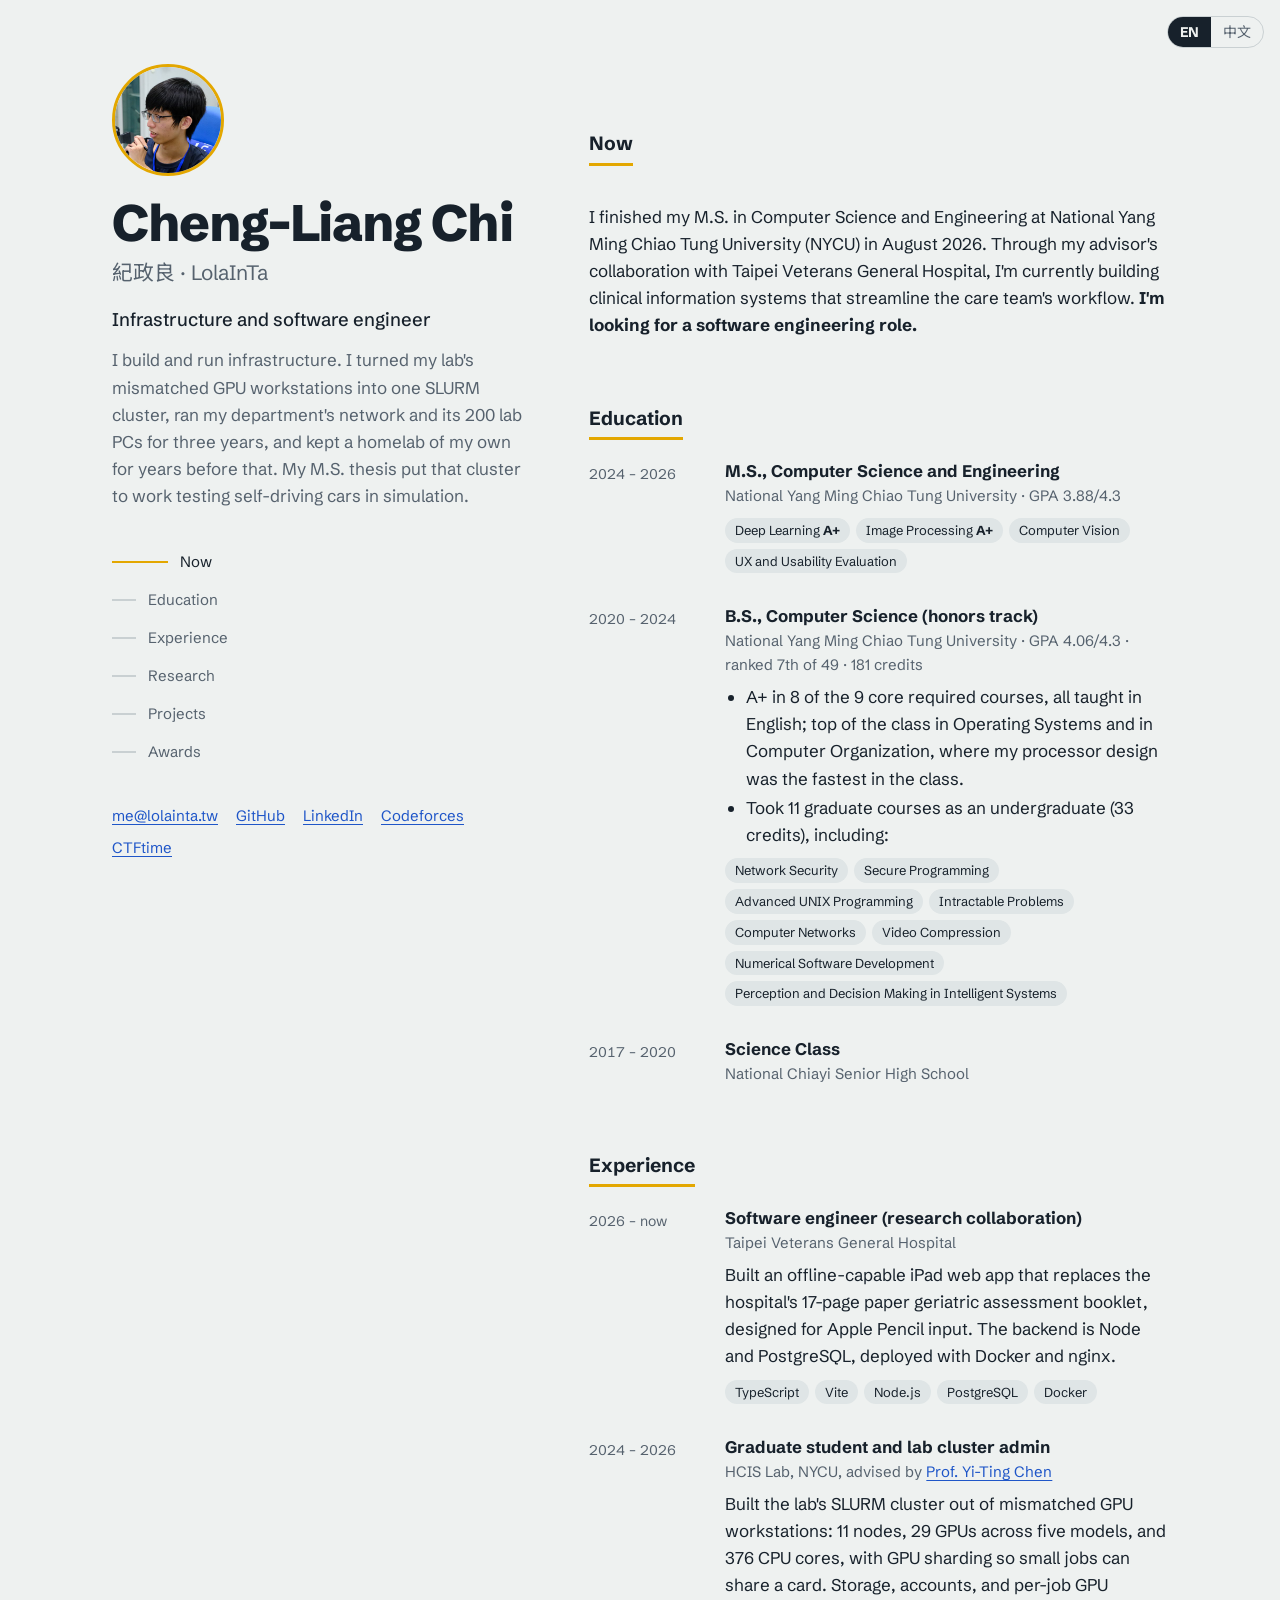
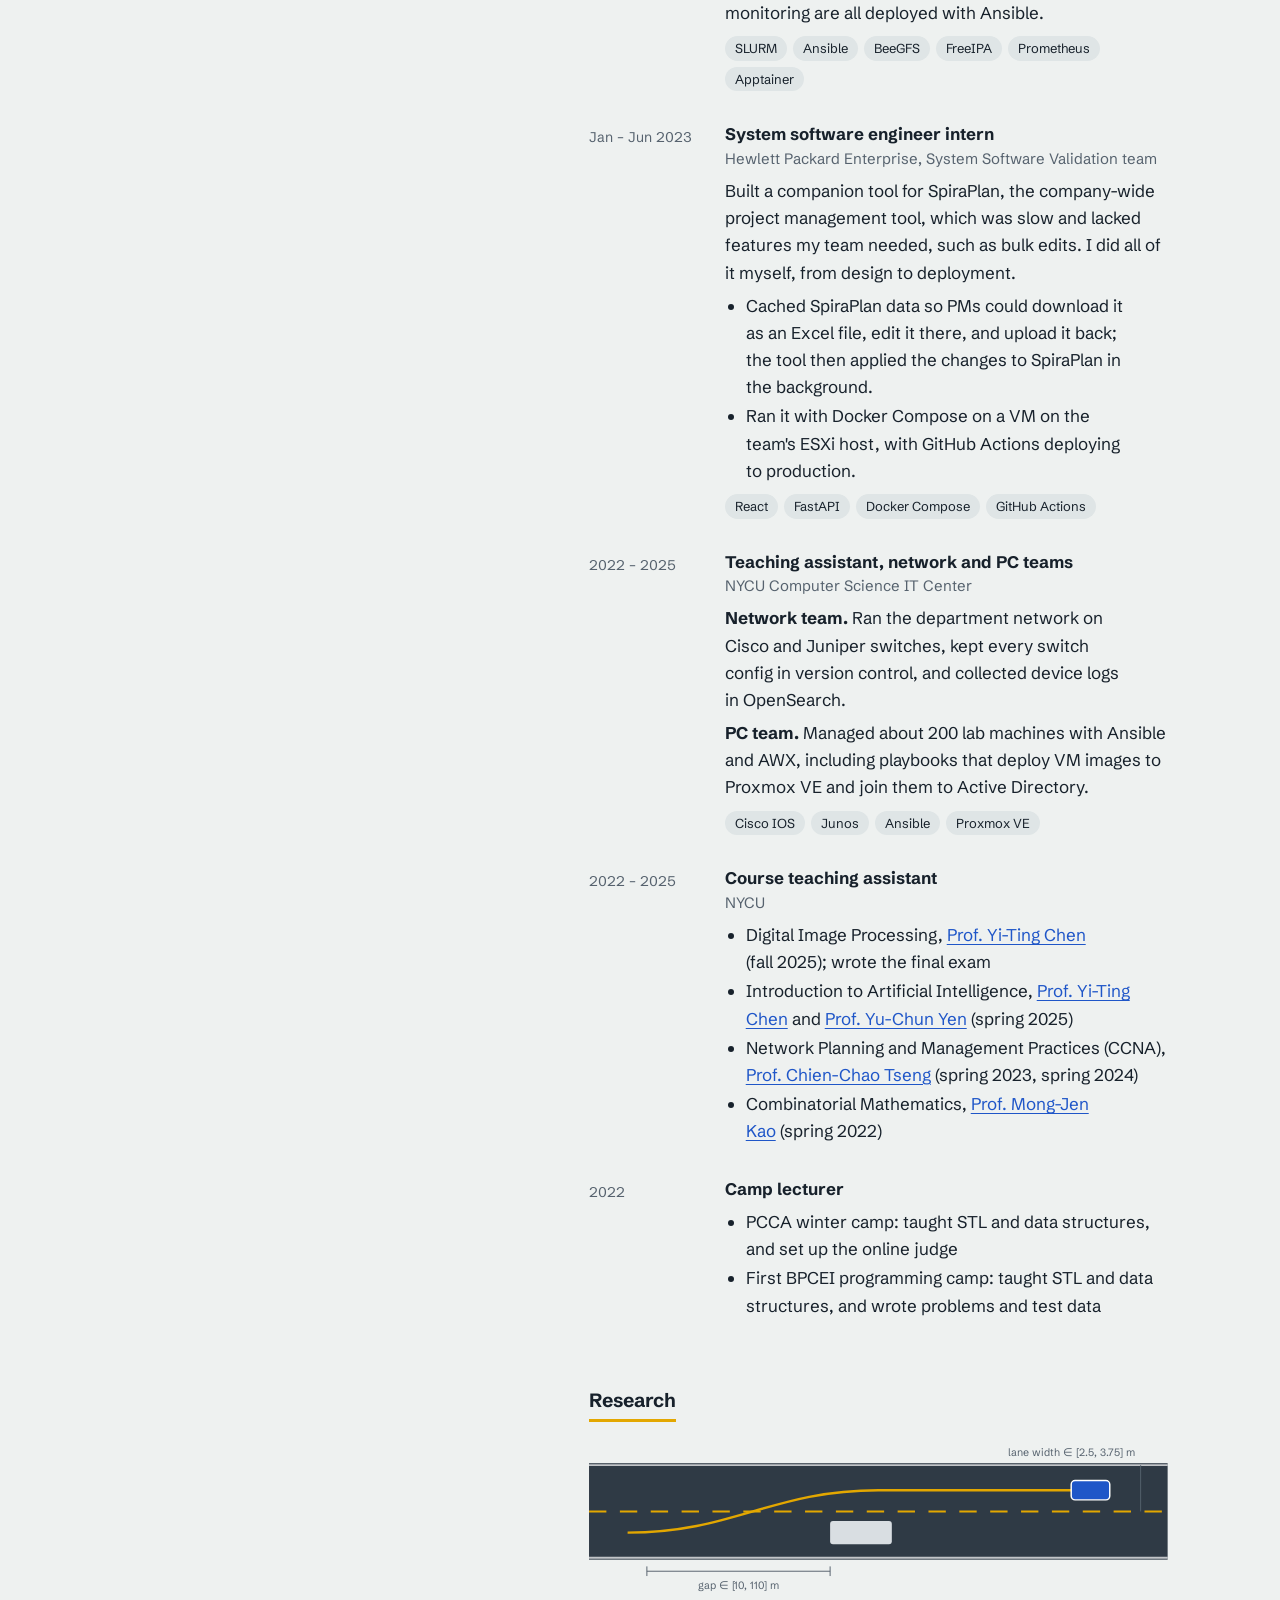
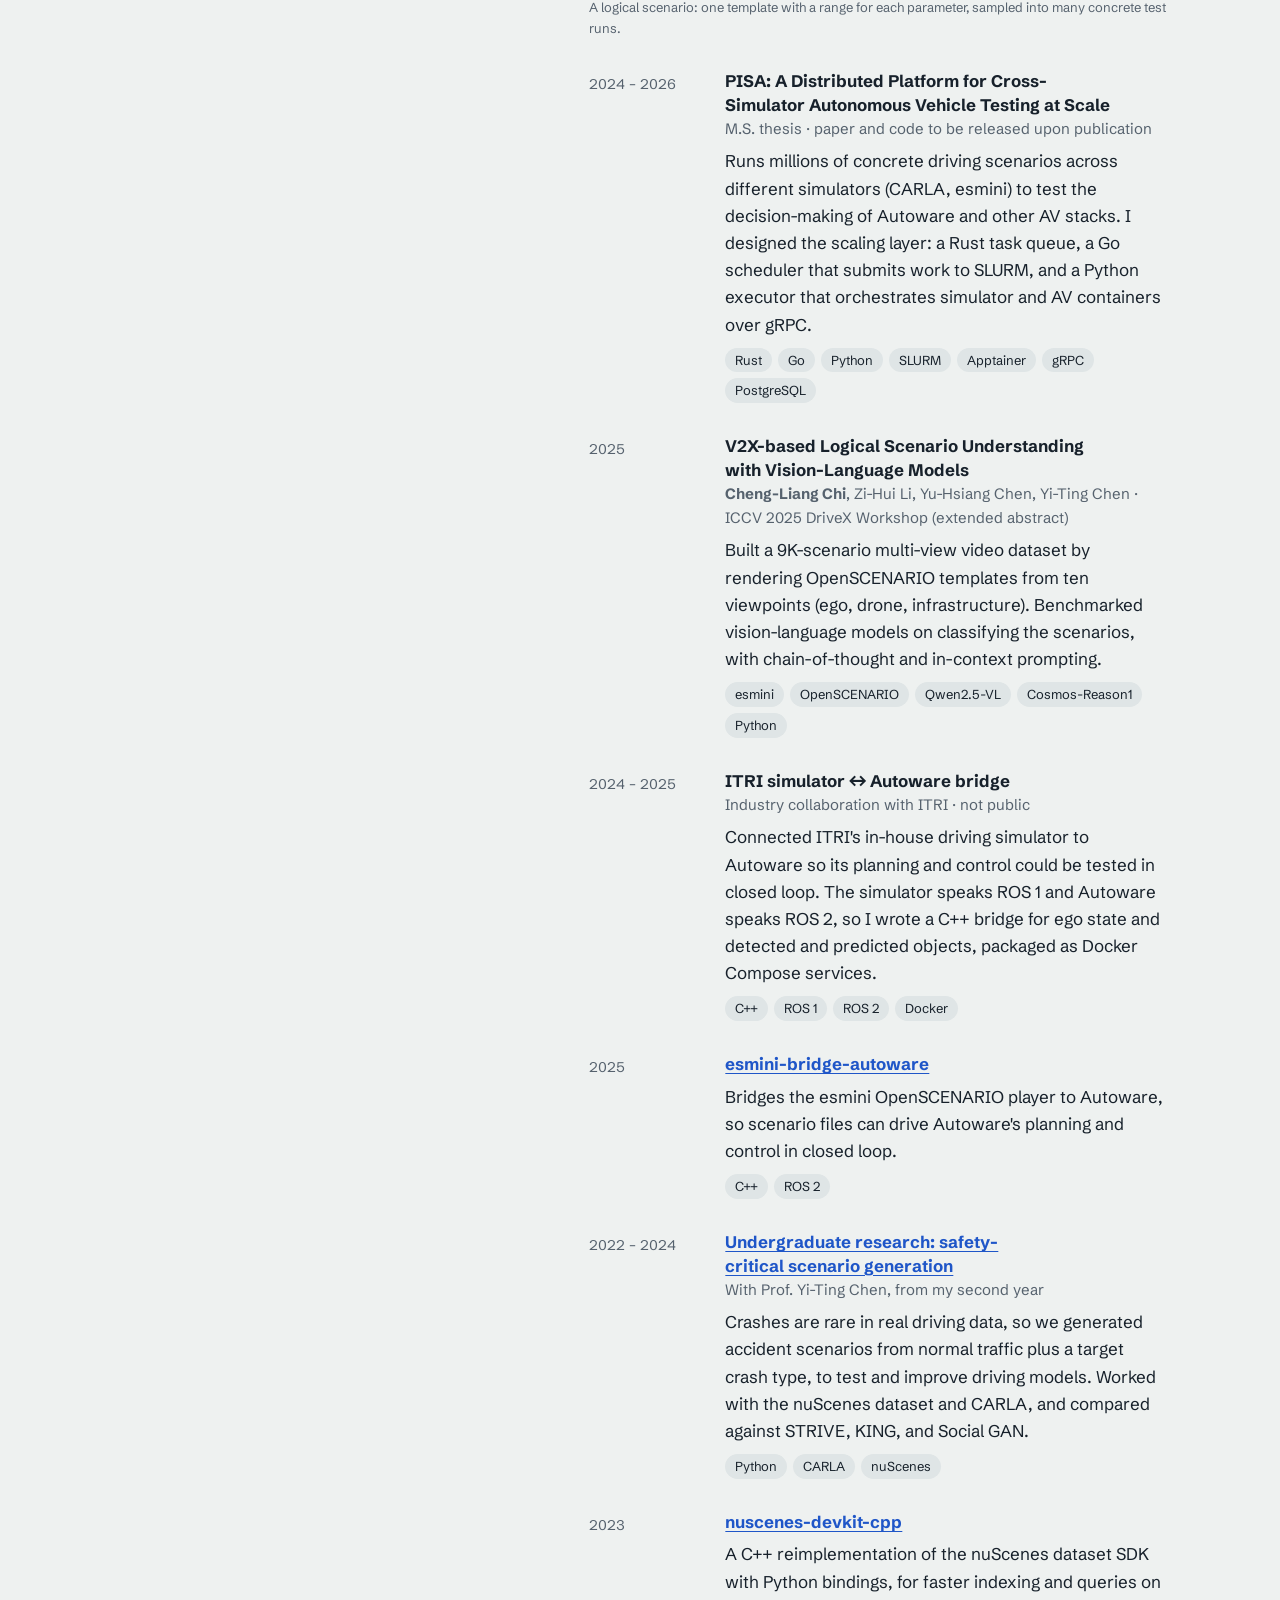
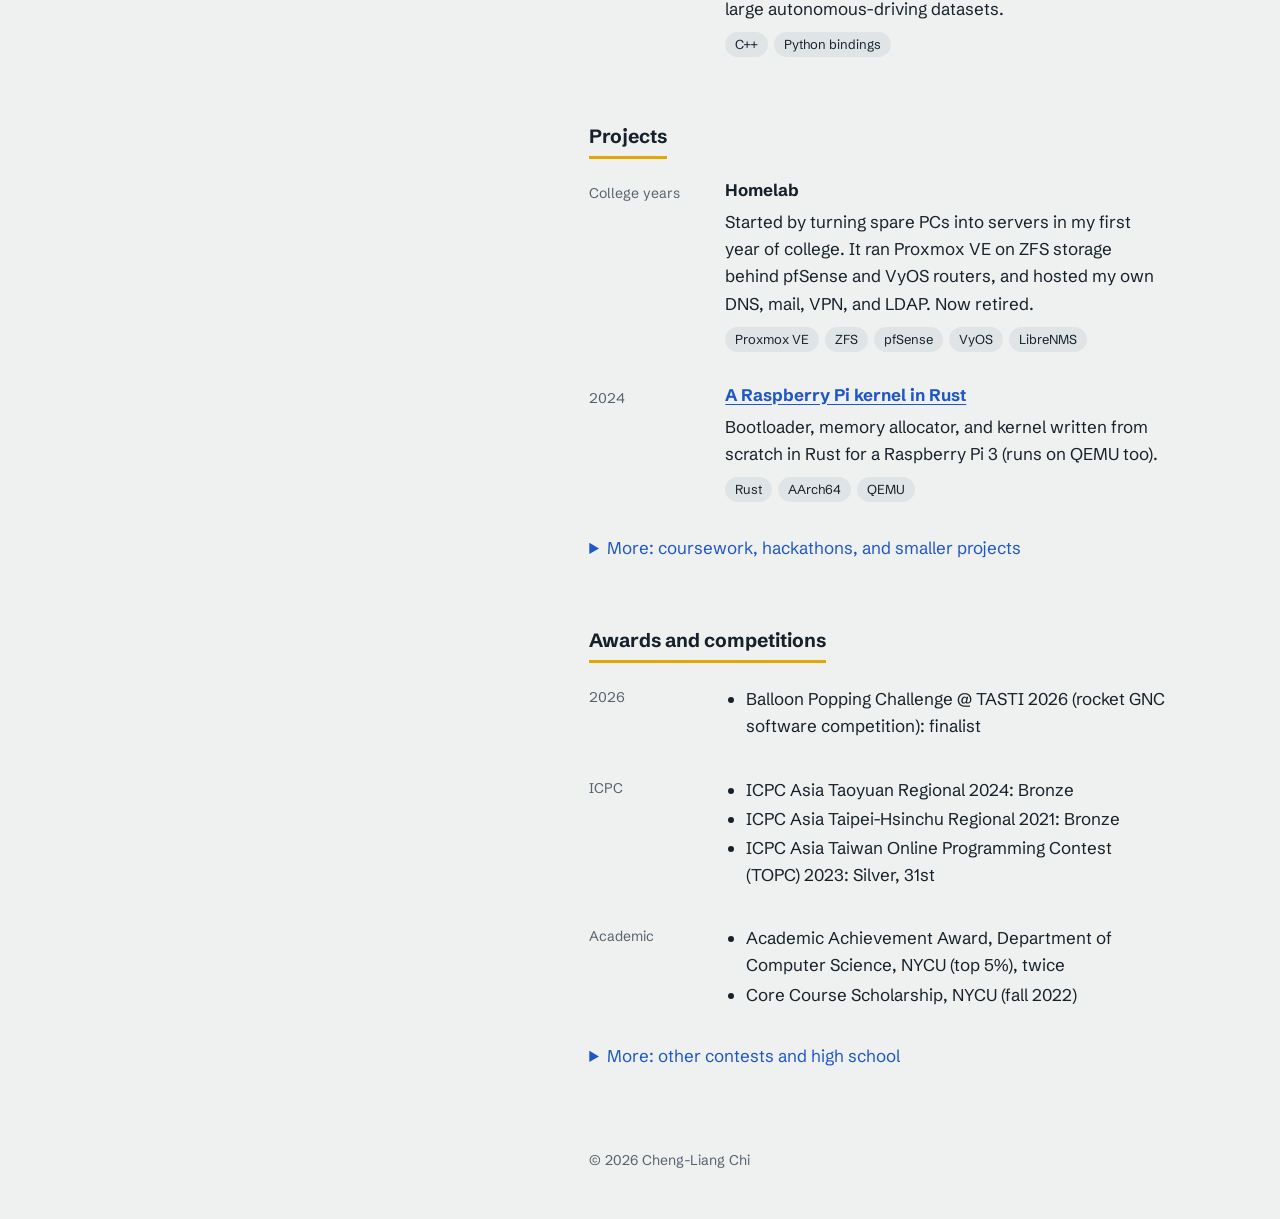
<file: index.html>
<!doctype html>
<html lang="en" data-lang="en">
<head>
<meta charset="utf-8">
<meta name="viewport" content="width=device-width, initial-scale=1">
<title>Cheng-Liang Chi (LolaInTa) 紀政良</title>
<meta name="description" content="Cheng-Liang Chi (LolaInTa, 紀政良): infrastructure and software engineer. SLURM clusters, networks, Linux, and the software on top.">
<link rel="canonical" href="https://lolainta.tw/">
<meta name="google-site-verification" content="j0Bd7fRUh2ErwrBEBJNE5rPxz4FyCEpGOQR4Lu2aU4g">
<meta property="og:title" content="Cheng-Liang Chi (LolaInTa) 紀政良">
<meta property="og:description" content="Infrastructure and software engineer. SLURM clusters, networks, Linux, and the software on top.">
<meta property="og:url" content="https://lolainta.tw/">
<meta property="og:image" content="https://lolainta.tw/avatar.jpg">
<meta property="og:type" content="profile">
<script type="application/ld+json">
{"@context":"https://schema.org","@type":"Person","name":"Cheng-Liang Chi","alternateName":["LolaInTa","lolainta","紀政良"],
 "url":"https://lolainta.tw/","image":"https://lolainta.tw/avatar.jpg","email":"mailto:me@lolainta.tw",
 "jobTitle":"Infrastructure and software engineer",
 "sameAs":["https://github.com/lolainta","https://www.linkedin.com/in/lolainta","https://codeforces.com/profile/lolainta","https://ctftime.org/user/173427"]}
</script>
<link rel="preconnect" href="https://fonts.googleapis.com">
<link rel="preconnect" href="https://fonts.gstatic.com" crossorigin>
<link href="https://fonts.googleapis.com/css2?family=Schibsted+Grotesk:wght@400;500;700;800&family=Noto+Sans+TC:wght@400;500;700&display=swap" rel="stylesheet">
<script>
// ponytail: pick language before first paint; toggle wiring lives at the end of body
// priority: ?lang= in the URL, then the visitor's last choice, then browser language
(() => { let l = new URLSearchParams(location.search).get('lang');
  if (l !== 'zh' && l !== 'en') { l = null; try { l = localStorage.getItem('lang'); } catch {} }
  l = l || (navigator.language.startsWith('zh') ? 'zh' : 'en');
  document.documentElement.dataset.lang = l; document.documentElement.lang = l === 'zh' ? 'zh-Hant' : 'en'; })();
</script>
<style>
:root {
  --bg: #eef1f0;
  --ink: #17212b;
  --muted: #56626e;
  --line: #c9d0d2;
  --pill: #dfe5e6;
  --asphalt: #2f3a45;
  --marking: #e3a700;
  --link: #1f56c8;
  --ego: #1f56c8;
}
@media (prefers-color-scheme: dark) {
  :root:not([data-theme="light"]) {
    --bg: #151b21; --ink: #e6eaec; --muted: #9aa6b0; --line: #2d3740; --pill: #222c35;
    --asphalt: #263039; --marking: #f0b820; --link: #7fa6ff; --ego: #6f97ff;
  }
}
* { box-sizing: border-box; }
html { -webkit-text-size-adjust: 100%; scroll-behavior: smooth; }
@media (prefers-reduced-motion: reduce) { html { scroll-behavior: auto; } }
body {
  margin: 0; background: var(--bg); color: var(--ink);
  font: 17px/1.6 "Schibsted Grotesk", "Noto Sans TC", system-ui, sans-serif;
}
[data-lang="zh"] body { line-height: 1.75; }
[data-lang="en"] [lang="zh-Hant"], [data-lang="zh"] [lang="en"] { display: none; }
a { color: var(--link); text-underline-offset: 3px; }
a:focus-visible, button:focus-visible, summary:focus-visible { outline: 2px solid var(--marking); outline-offset: 3px; }

/* Two columns on desktop: fixed intro + nav on the left, content scrolls on the right */
.page { max-width: 72rem; margin: 0 auto; padding: 0 16px; }
.side { padding: 64px 0 8px; }
@media (min-width: 1024px) {
  .page { display: grid; grid-template-columns: 5fr 7fr; gap: 64px; padding: 0 48px; }
  .side { position: sticky; top: 0; height: 100vh; overflow-y: auto; display: flex; flex-direction: column; padding: 64px 0 40px; }
  main { padding: 64px 0 0; }
}

.avatar { display: block; width: 112px; height: 112px; border-radius: 50%; object-fit: cover; margin: 0 0 20px; border: 3px solid var(--marking); }
.side h1 { font-size: clamp(2.4rem, 5vw, 3.2rem); line-height: 1.05; font-weight: 800; letter-spacing: -0.02em; margin: 0; }
.side .zh-name { font-size: 1.3rem; color: var(--muted); margin-top: 6px; }
.side .role { font-size: 1.15rem; font-weight: 500; margin: 16px 0 0; }
.side .lede { color: var(--muted); max-width: 26rem; margin: 12px 0 0; }

nav.toc { display: none; }
@media (min-width: 1024px) {
  nav.toc { display: block; margin-top: 32px; }
  nav.toc ol { list-style: none; margin: 0; padding: 0; }
  nav.toc a { display: flex; align-items: center; gap: 12px; padding: 6px 0; color: var(--muted); text-decoration: none; font-size: 15px; }
  nav.toc a::before { content: ""; width: 24px; height: 2px; background: var(--line); transition: width .15s, background .15s; }
  nav.toc a:hover, nav.toc a.on { color: var(--ink); }
  nav.toc a:hover::before, nav.toc a.on::before { width: 56px; background: var(--marking); }}

.side-foot { display: flex; flex-wrap: wrap; align-items: center; gap: 8px 18px; margin-top: 28px; font-size: 15px; }
@media (min-width: 1024px) { .side-foot { margin-top: auto; padding-top: 24px; } }
.lang {
  position: absolute; top: 16px; right: 16px; z-index: 10; display: flex;
  font: inherit; font-size: 14px; color: var(--muted); background: var(--bg); cursor: pointer;
  border: 1px solid var(--line); border-radius: 999px; padding: 0; overflow: hidden;
}
.lang span { padding: 4px 12px; }
@media (min-width: 1024px) { .lang { position: fixed; } }
[data-lang="en"] .l-en, [data-lang="zh"] .l-zh { background: var(--ink); color: var(--bg); font-weight: 700; }

/* The scenario strip: the one loud thing on the page */
.road { margin: 0 0 32px; }
.road svg { display: block; width: 100%; height: auto; }
.road figcaption { font-size: 13px; color: var(--muted); }
#traj { stroke-dasharray: 1; stroke-dashoffset: 1; animation: draw 2.2s 0.4s ease-out forwards; }
#ego { offset-path: path("M40 94 C 150 94, 190 50, 300 50 L 520 50"); offset-rotate: auto; animation: drive 2.2s 0.4s ease-out forwards; }
@keyframes draw { to { stroke-dashoffset: 0; } }
@keyframes drive { from { offset-distance: 0%; } to { offset-distance: 100%; } }
@media (prefers-reduced-motion: reduce) {
  #traj { animation: none; stroke-dashoffset: 0; }
  #ego { animation: none; offset-distance: 100%; }
}

section { margin-top: 64px; scroll-margin-top: 48px; }
h2 { font-size: 1.2rem; font-weight: 700; margin: 0 0 20px; padding-bottom: 4px; border-bottom: 3px solid var(--marking); display: inline-block; }
h3 { font-size: 1.05rem; line-height: 1.4; margin: 0; }
.item { margin: 0 0 32px; }
.when { color: var(--muted); font-size: 14px; font-variant-numeric: tabular-nums; }
@media (min-width: 640px) {
  .item { display: grid; grid-template-columns: 7.5rem 1fr; gap: 16px; }
  .when { padding-top: 3px; }
}
.org { color: var(--muted); font-size: 15px; }
.item p, .item ul { margin: 6px 0 0; }
.item > div > ul:first-child { margin-top: 0; }
ul { padding-left: 1.2em; }
li { margin: 2px 0; }
ul.pills { list-style: none; padding: 0; margin: 10px 0 0; display: flex; flex-wrap: wrap; gap: 6px; }
ul.pills li { margin: 0; font-size: 13px; padding: 2px 10px; border-radius: 999px; background: var(--pill); }
details { margin-top: 8px; }
summary { cursor: pointer; color: var(--link); }
p, li, .org { text-wrap: pretty; }
h1, h3, .role { text-wrap: balance; }
.nw { white-space: nowrap; }
.more h3.sub { font-size: 15px; color: var(--muted); font-weight: 500; margin: 16px 0 4px; }
ul.cols { margin: 0; }
ul.cols li:first-child { margin-top: 0; }
@media (min-width: 640px) { ul.cols { columns: 2; column-gap: 32px; } ul.cols li { break-inside: avoid; } }
footer { margin: 80px 0 48px; color: var(--muted); font-size: 14px; }
/* links to the other parts of the site; shown at every width (the section toc is desktop only) */
nav.site { display: flex; gap: 18px; margin-top: 20px; font-size: 15px; font-weight: 500; }
nav.site a { text-decoration: none; border-bottom: 2px solid var(--marking); padding-bottom: 1px; }
.recent { margin-top: 24px; padding: 14px 0 0; border-top: 1px solid var(--line); }
.recent h3 { font-size: 15px; color: var(--muted); font-weight: 500; }
.recent ul { list-style: none; padding: 0; margin: 6px 0 0; }
.recent li { margin: 4px 0; }
.recent .when { margin-left: 6px; }
.draft { display: inline-block; vertical-align: 2px; margin-left: 8px; padding: 0 7px; font-size: 12px; font-weight: 700; line-height: 1.7; color: var(--asphalt); background: var(--marking); border-radius: 4px; }
</style>
</head>
<body>
<button class="lang" id="lang" type="button" aria-label="Switch language / 切換語言"><span class="l-en">EN</span><span class="l-zh">中文</span></button>
<div class="page">
<header class="side">
  <img class="avatar" src="avatar.jpg" width="200" height="200" alt="Cheng-Liang Chi">
  <h1>Cheng-Liang Chi</h1>
  <div class="zh-name">紀政良 · LolaInTa</div>
  <p class="role"><span lang="en">Infrastructure and software engineer</span><span lang="zh-Hant">基礎設施與軟體工程師</span></p>
  <p class="lede" lang="en">I build and run infrastructure. I turned my lab's mismatched GPU workstations into one SLURM cluster, ran my department's network and its 200 lab PCs for three years, and kept a homelab of my own for years before that. My M.S. thesis put that cluster to work testing self-driving cars in simulation.</p>
  <p class="lede" lang="zh-Hant">我擅長建置與維運基礎設施：把實驗室規格不一的 GPU 工作站整合成一套 SLURM 叢集，在系計中管過三年系館網路和約 200 台電腦教室主機，大學時也自己架了好幾年的 homelab。碩士論文就是在這套叢集上大規模跑自駕車的模擬測試。</p>
  <!-- ponytail: blog and world are not published; uncomment when they are
  <nav class="site" aria-label="Site">
    <a href="/blog/"><span lang="en">Posts</span><span lang="zh-Hant">文章</span></a>
    <a href="/world/"><span lang="en">World</span><span lang="zh-Hant">世界</span></a>
  </nav>
  -->
  <nav class="toc" aria-label="Sections">
    <ol>
      <li><a href="#now"><span lang="en">Now</span><span lang="zh-Hant">近況</span></a></li>
      <li><a href="#education"><span lang="en">Education</span><span lang="zh-Hant">學歷</span></a></li>
      <li><a href="#experience"><span lang="en">Experience</span><span lang="zh-Hant">經歷</span></a></li>
      <li><a href="#research"><span lang="en">Research</span><span lang="zh-Hant">研究</span></a></li>
      <li><a href="#projects"><span lang="en">Projects</span><span lang="zh-Hant">專案</span></a></li>
      <li><a href="#awards"><span lang="en">Awards</span><span lang="zh-Hant">獲獎與競賽</span></a></li>
    </ol>
  </nav>
  <div class="side-foot">
    <a href="mailto:me@lolainta.tw">me@lolainta.tw</a>
    <a href="https://github.com/lolainta">GitHub</a>
    <a href="https://www.linkedin.com/in/lolainta">LinkedIn</a>
    <a href="https://codeforces.com/profile/lolainta">Codeforces</a>
    <a href="https://ctftime.org/user/173427">CTFtime</a>
  </div>
</header>

<main>
<section id="now">
  <h2><span lang="en">Now</span><span lang="zh-Hant">近況</span></h2>
  <p lang="en">I finished my M.S. in Computer Science and Engineering at National Yang Ming Chiao Tung University (NYCU) in August 2026. Through my advisor's collaboration with Taipei Veterans General Hospital, I'm currently building clinical information systems that streamline the care team's workflow. <strong>I'm looking for a software engineering role.</strong></p>
  <p lang="zh-Hant">2026 年 8 月自陽明交通大學資訊科學與工程研究所畢業。目前透過指導教授與臺北榮民總醫院的合作，協助建置醫療資訊系統，優化醫療團隊的工作流程。<strong>正在尋找軟體工程師的工作機會。</strong></p>
  <!-- recent-posts -->
  <!-- /recent-posts -->
</section>

<section id="education">
  <h2><span lang="en">Education</span><span lang="zh-Hant">學歷</span></h2>
  <article class="item">
    <div class="when">2024 – 2026</div>
    <div>
      <h3><span lang="en">M.S., Computer Science and Engineering</span><span lang="zh-Hant">資訊科學與工程研究所 碩士</span></h3>
      <div class="org"><span lang="en"><span class="nw">National Yang Ming Chiao Tung University</span> · <span class="nw">GPA 3.88/4.3</span></span><span lang="zh-Hant"><span class="nw">陽明交通大學</span>｜<span class="nw">GPA 3.88/4.3</span></span></div>
      <ul class="pills" lang="en"><li>Deep Learning <b>A+</b></li><li>Image Processing <b>A+</b></li><li>Computer Vision</li><li>UX and Usability Evaluation</li></ul>
      <ul class="pills" lang="zh-Hant"><li>深度學習 <b>A+</b></li><li>影像處理 <b>A+</b></li><li>電腦視覺</li><li>使用者經驗與易用性評估</li></ul>
    </div>
  </article>
  <article class="item">
    <div class="when">2020 – 2024</div>
    <div>
      <h3><span lang="en">B.S., Computer Science (honors track)</span><span lang="zh-Hant">資訊工程學系甲組 學士</span></h3>
      <div class="org"><span lang="en"><span class="nw">National Yang Ming Chiao Tung University</span> · <span class="nw">GPA 4.06/4.3</span> · <span class="nw">ranked 7th of 49</span> · <span class="nw">181 credits</span></span><span lang="zh-Hant"><span class="nw">陽明交通大學</span>｜<span class="nw">GPA 4.06/4.3</span>｜<span class="nw">班排 7/49</span>｜<span class="nw">181 學分</span></span></div>
      <ul lang="en">
        <li>A+ in 8 of the 9 core required courses, all taught in English; top of the class in Operating Systems and in Computer Organization, where my processor design was the fastest in the class.</li>
        <li>Took 11 graduate courses as an undergraduate (33 credits), including:</li>
      </ul>
      <ul class="pills" lang="en"><li>Network Security</li><li>Secure Programming</li><li>Advanced UNIX Programming</li><li>Intractable Problems</li><li>Computer Networks</li><li>Video Compression</li><li>Numerical Software Development</li><li>Perception and Decision Making in Intelligent Systems</li></ul>
      <ul lang="zh-Hant">
        <li>9 門核心必修（英文授課）有 8 門 A+；作業系統、計算機組織皆全班第一，計組做出全班最快的處理器。</li>
        <li>大學期間修了 11 門研究所課程，共 33 學分，包括：</li>
      </ul>
      <ul class="pills" lang="zh-Hant"><li>網路安全</li><li>程式安全</li><li>高等 UNIX 程式設計</li><li>難解計算問題專論</li><li>計算機網路</li><li>視訊壓縮</li><li>數值軟體開發</li><li>智慧系統之感知與決策</li></ul>
    </div>
  </article>
  <article class="item">
    <div class="when">2017 – 2020</div>
    <div>
      <h3><span lang="en">Science Class</span><span lang="zh-Hant">科學班</span></h3>
      <div class="org"><span lang="en">National Chiayi Senior High School</span><span lang="zh-Hant">國立嘉義高級中學</span></div>
    </div>
  </article>
</section>

<section id="experience">
  <h2><span lang="en">Experience</span><span lang="zh-Hant">經歷</span></h2>
  <article class="item">
    <div class="when"><span lang="en">2026 – now</span><span lang="zh-Hant">2026 – 至今</span></div>
    <div>
      <h3><span lang="en">Software engineer (research collaboration)</span><span lang="zh-Hant">醫療資訊系統開發（產學合作）</span></h3>
      <div class="org"><span lang="en">Taipei Veterans General Hospital</span><span lang="zh-Hant">臺北榮民總醫院</span></div>
      <p lang="en">Built an offline-capable iPad web app that replaces the hospital's 17-page paper geriatric assessment booklet, designed for Apple Pencil input. The backend is Node and PostgreSQL, deployed with Docker and nginx.</p>
      <p lang="zh-Hant">把醫院 17 頁的紙本老年周全性評估表搬上 iPad，做成支援 Apple Pencil 手寫、可離線使用的 web app。後端是 Node 與 PostgreSQL，以 Docker 和 nginx 部署。</p>
      <ul class="pills"><li>TypeScript</li><li>Vite</li><li>Node.js</li><li>PostgreSQL</li><li>Docker</li></ul>
    </div>
  </article>
  <article class="item">
    <div class="when">2024 – 2026</div>
    <div>
      <h3><span lang="en">Graduate student and lab cluster admin</span><span lang="zh-Hant">研究生、實驗室叢集管理者</span></h3>
      <div class="org"><span lang="en">HCIS Lab, NYCU, advised by <a href="https://sites.google.com/site/yitingchen0524/">Prof. Yi-Ting Chen</a></span><span lang="zh-Hant">陽明交大 HCIS Lab，指導教授<a href="https://sites.google.com/site/yitingchen0524/">陳奕廷</a></span></div>
      <p lang="en">Built the lab's SLURM cluster out of mismatched GPU workstations: 11 nodes, 29 GPUs across five models, and 376 CPU cores, with GPU sharding so small jobs can share a card. Storage, accounts, and per-job GPU monitoring are all deployed with Ansible.</p>
      <p lang="zh-Hant">把實驗室規格不一的 GPU 工作站建成一套 SLURM 叢集：11 台運算節點、5 種型號共 29 張 GPU、376 個 CPU 核心，並開啟 GPU sharding 讓小 job 能共用一張卡。儲存、帳號管理和對應到每個 job 的 GPU 監控，全部用 Ansible 部署。</p>
      <ul class="pills"><li>SLURM</li><li>Ansible</li><li>BeeGFS</li><li>FreeIPA</li><li>Prometheus</li><li>Apptainer</li></ul>
    </div>
  </article>
  <article class="item">
    <div class="when"><span lang="en">Jan – Jun 2023</span><span lang="zh-Hant">2023 年 1 – 6 月</span></div>
    <div>
      <h3><span lang="en">System software engineer intern</span><span lang="zh-Hant">系統軟體工程實習生</span></h3>
      <div class="org"><span lang="en">Hewlett Packard Enterprise, System Software Validation team</span><span lang="zh-Hant">Hewlett Packard Enterprise，System Software Validation 團隊</span></div>
      <p lang="en">Built a companion tool for SpiraPlan, the company-wide project management tool, which was slow and lacked features my team needed, such as bulk edits. I did all of it myself, from design to deployment.</p>
      <ul lang="en">
        <li>Cached SpiraPlan data so PMs could download it as an Excel file, edit it there, and upload it back; the tool then applied the changes to SpiraPlan in the background.</li>
        <li>Ran it with Docker Compose on a VM on the team's ESXi host, with GitHub Actions deploying to production.</li>
      </ul>
      <p lang="zh-Hant">全公司共用的專案管理工具 SpiraPlan 速度很慢，也缺少組內常用的功能（例如批次編輯），所以我替團隊寫了一套搭配它的工具，從設計到部署都由我一個人完成。</p>
      <ul lang="zh-Hant">
        <li>把 SpiraPlan 上的資料快取下來，PM 可以下載成 Excel、直接在 Excel 裡編輯再上傳，系統會在背景把變更逐筆寫回 SpiraPlan。</li>
        <li>以 Docker Compose 跑在組內 ESXi 上的 VM，由 GitHub Actions 自動部署到正式環境。</li>
      </ul>
      <ul class="pills"><li>React</li><li>FastAPI</li><li>Docker Compose</li><li>GitHub Actions</li></ul>
    </div>
  </article>
  <article class="item">
    <div class="when">2022 – 2025</div>
    <div>
      <h3><span lang="en">Teaching assistant, network and PC teams</span><span lang="zh-Hant">系計中助教（Net 組、PC 組）</span></h3>
      <div class="org"><span lang="en">NYCU Computer Science IT Center</span><span lang="zh-Hant">陽明交大資工系計算機中心</span></div>
      <p lang="en"><b>Network team.</b> Ran the department network on Cisco and Juniper switches, kept every switch config in version control, and collected device logs in OpenSearch.</p>
      <p lang="en"><b>PC team.</b> Managed about 200 lab machines with Ansible and AWX, including playbooks that deploy VM images to Proxmox VE and join them to Active Directory.</p>
      <p lang="zh-Hant"><b>Net 組</b>：維運系館網路（Cisco、Juniper 交換器），把所有網通設備的設定檔納入版本控制，並用 OpenSearch 集中收 log。</p>
      <p lang="zh-Hant"><b>PC 組</b>：用 Ansible 與 AWX 管理約 200 台電腦教室主機，寫了把 VM image 部署到 Proxmox VE 並加入 AD 的 playbook。</p>
      <ul class="pills"><li>Cisco IOS</li><li>Junos</li><li>Ansible</li><li>Proxmox VE</li></ul>
    </div>
  </article>
  <article class="item">
    <div class="when">2022 – 2025</div>
    <div>
      <h3><span lang="en">Course teaching assistant</span><span lang="zh-Hant">課程助教</span></h3>
      <div class="org"><span lang="en">NYCU</span><span lang="zh-Hant">陽明交大</span></div>
      <ul lang="en">
        <li>Digital Image Processing, <a href="https://sites.google.com/site/yitingchen0524/">Prof. Yi-Ting Chen</a> <span class="nw">(fall 2025)</span>; wrote the final exam</li>
        <li>Introduction to Artificial Intelligence, <a href="https://sites.google.com/site/yitingchen0524/">Prof. Yi-Ting Chen</a> and <a href="https://gracetfg2.github.io/">Prof. Yu-Chun Yen</a> <span class="nw">(spring 2025)</span></li>
        <li>Network Planning and Management Practices (CCNA), <a href="https://sites.google.com/view/cctseng">Prof. Chien-Chao Tseng</a> <span class="nw">(spring 2023, spring 2024)</span></li>
        <li>Combinatorial Mathematics, <a href="https://www.cs.nycu.edu.tw/~mjkao/">Prof. Mong-Jen Kao</a> <span class="nw">(spring 2022)</span></li>
      </ul>
      <ul lang="zh-Hant">
        <li>數位影像處理，<a href="https://sites.google.com/site/yitingchen0524/">陳奕廷</a>教授（2025 秋），負責期末考出題</li>
        <li>人工智慧概論，<a href="https://sites.google.com/site/yitingchen0524/">陳奕廷</a>教授、<a href="https://gracetfg2.github.io/">顏羽君</a>教授（2025 春）</li>
        <li>網路規劃管理與實務（CCNA），<a href="https://sites.google.com/view/cctseng">曾建超</a>教授（2023 春、2024 春）</li>
        <li>組合數學，<a href="https://www.cs.nycu.edu.tw/~mjkao/">高孟駿</a>教授（2022 春）</li>
      </ul>
    </div>
  </article>
  <article class="item">
    <div class="when">2022</div>
    <div>
      <h3><span lang="en">Camp lecturer</span><span lang="zh-Hant">營隊講師</span></h3>
      <ul lang="en">
        <li>PCCA winter camp: taught STL and data structures, and set up the online judge</li>
        <li>First BPCEI programming camp: taught STL and data structures, and wrote problems and test data</li>
      </ul>
      <ul lang="zh-Hant">
        <li>PCCA 冬令營：STL 與資料結構講師，並架設 Online Judge</li>
        <li>BPCEI 第一屆資訊營：STL 與資料結構講師，負責出題和生測資</li>
      </ul>
    </div>
  </article>
</section>

<section id="research">
  <h2><span lang="en">Research</span><span lang="zh-Hant">研究</span></h2>
<figure class="road" aria-hidden="true">
  <svg viewBox="0 0 600 160">
    <rect x="0" y="22" width="600" height="100" fill="var(--asphalt)"/>
    <line x1="0" y1="72" x2="600" y2="72" stroke="var(--marking)" stroke-width="2" stroke-dasharray="18 14"/>
    <line x1="0" y1="24" x2="600" y2="24" stroke="#fff" stroke-opacity=".7" stroke-width="2"/>
    <line x1="0" y1="120" x2="600" y2="120" stroke="#fff" stroke-opacity=".7" stroke-width="2"/>
    <rect x="250" y="82" width="64" height="24" rx="3" fill="#d9dee2"/>
    <path id="traj" pathLength="1" d="M40 94 C 150 94, 190 50, 300 50 L 520 50" fill="none" stroke="var(--marking)" stroke-width="2.5"/>
    <rect id="ego" x="-20" y="-10" width="40" height="20" rx="4" fill="var(--ego)" stroke="#fff" stroke-width="1.5"/>
    <g font-family="Schibsted Grotesk, sans-serif" font-size="11" fill="var(--muted)">
      <line x1="60" y1="134" x2="250" y2="134" stroke="var(--muted)"/>
      <line x1="60" y1="129" x2="60" y2="139" stroke="var(--muted)"/>
      <line x1="250" y1="129" x2="250" y2="139" stroke="var(--muted)"/>
      <text x="155" y="152" text-anchor="middle">gap ∈ [10, 110] m</text>
      <line x1="572" y1="24" x2="572" y2="72" stroke="var(--muted)"/>
      <text x="566" y="14" text-anchor="end">lane width ∈ [2.5, 3.75] m</text>
    </g>
  </svg>
  <figcaption>
    <span lang="en">A logical scenario: one template with a range for each parameter, sampled into many concrete test runs.</span>
    <span lang="zh-Hant">邏輯情境：一個模板，每個參數給一段範圍，再取樣成許多具體的測試。</span>
  </figcaption>
</figure>

  <article class="item">
    <div class="when">2024 – 2026</div>
    <div>
      <h3>PISA: A Distributed Platform for Cross-Simulator Autonomous Vehicle Testing at Scale</h3>
      <div class="org"><span lang="en"><span class="nw">M.S. thesis</span> · <span class="nw">paper and code to be released upon publication</span></span><span lang="zh-Hant"><span class="nw">碩士論文</span>｜<span class="nw">論文與程式碼將於發表後公開</span></span></div>
      <p lang="en">Runs millions of concrete driving scenarios across different simulators (CARLA, esmini) to test the decision-making of Autoware and other AV stacks. I designed the scaling layer: a Rust task queue, a Go scheduler that submits work to SLURM, and a Python executor that orchestrates simulator and AV containers over gRPC.</p>
      <p lang="zh-Hant">在不同模擬器（CARLA、esmini）上執行數百萬個具體情境，用來測試 Autoware 等自駕系統的決策能力。擴展層是我設計的：Rust 任務佇列、將工作送進 SLURM 的 Go 排程器，以及透過 gRPC 協調模擬器與自駕系統容器的 Python executor。</p>
      <ul class="pills"><li>Rust</li><li>Go</li><li>Python</li><li>SLURM</li><li>Apptainer</li><li>gRPC</li><li>PostgreSQL</li></ul>
    </div>
  </article>
  <article class="item">
    <div class="when">2025</div>
    <div>
      <h3>V2X-based Logical Scenario Understanding with Vision-Language Models</h3>
      <div class="org"><strong>Cheng-Liang Chi</strong>, Zi-Hui Li, Yu-Hsiang Chen, Yi-Ting Chen · ICCV 2025 DriveX Workshop (extended abstract)</div>
      <p lang="en">Built a 9K-scenario multi-view video dataset by rendering OpenSCENARIO templates from ten viewpoints (ego, drone, infrastructure). Benchmarked vision-language models on classifying the scenarios, with chain-of-thought and in-context prompting.</p>
      <p lang="zh-Hant">組合 OpenSCENARIO 模板產生 9,000 個情境，從自車、無人機、路側共十個視角算繪成多視角影片資料集。再以 chain-of-thought 與 in-context learning 評測視覺語言模型的情境分類能力。</p>
      <ul class="pills"><li>esmini</li><li>OpenSCENARIO</li><li>Qwen2.5-VL</li><li>Cosmos-Reason1</li><li>Python</li></ul>
    </div>
  </article>
  <article class="item">
    <div class="when">2024 – 2025</div>
    <div>
      <h3><span lang="en">ITRI simulator ↔ Autoware bridge</span><span lang="zh-Hant">工研院模擬器 ↔ Autoware 橋接</span></h3>
      <div class="org"><span lang="en"><span class="nw">Industry collaboration with ITRI</span> · <span class="nw">not public</span></span><span lang="zh-Hant"><span class="nw">與工研院合作</span>｜<span class="nw">程式碼未公開</span></span></div>
      <p lang="en">Connected ITRI's in-house driving simulator to Autoware so its planning and control could be tested in closed loop. The simulator speaks ROS 1 and Autoware speaks ROS 2, so I wrote a C++ bridge for ego state and detected and predicted objects, packaged as Docker Compose services.</p>
      <p lang="zh-Hant">把工研院自研的駕駛模擬器接上 Autoware，讓它的 planning 與 control 能在閉迴路下測試。模擬器走 ROS 1、Autoware 走 ROS 2，所以我用 C++ 寫了 bridge 來傳遞自車狀態與偵測、預測物件，並包成 Docker Compose 服務。</p>
      <ul class="pills"><li>C++</li><li>ROS 1</li><li>ROS 2</li><li>Docker</li></ul>
    </div>
  </article>
  <article class="item">
    <div class="when">2025</div>
    <div>
      <h3><a href="https://github.com/lolainta/esmini-bridge-autoware">esmini-bridge-autoware</a></h3>
      <p lang="en">Bridges the esmini OpenSCENARIO player to Autoware, so scenario files can drive Autoware's planning and control in closed loop.</p>
      <p lang="zh-Hant">把 OpenSCENARIO 播放器 esmini 接上 Autoware，讓情境檔可以閉迴路驅動 Autoware 的 planning 與 control。</p>
      <ul class="pills"><li>C++</li><li>ROS 2</li></ul>
    </div>
  </article>
  <article class="item">
    <div class="when">2022 – 2024</div>
    <div>
      <h3><a href="https://github.com/lolainta/STRIVE"><span lang="en">Undergraduate research: safety-critical scenario generation</span><span lang="zh-Hant">大學專題：安全關鍵情境生成</span></a></h3>
      <div class="org"><span lang="en">With Prof. Yi-Ting Chen, from my second year</span><span lang="zh-Hant">大二下起跟陳奕廷教授做</span></div>
      <p lang="en">Crashes are rare in real driving data, so we generated accident scenarios from normal traffic plus a target crash type, to test and improve driving models. Worked with the nuScenes dataset and CARLA, and compared against STRIVE, KING, and Social GAN.</p>
      <p lang="zh-Hant">真實車禍資料很少，所以我們輸入正常車流和想要的車禍類型，生成對應的車禍場景，用來評測和改進自駕模型。使用 nuScenes 資料集與 CARLA，並以 STRIVE、KING、Social GAN 作為 baseline。</p>
      <ul class="pills"><li>Python</li><li>CARLA</li><li>nuScenes</li></ul>
    </div>
  </article>
  <article class="item">
    <div class="when">2023</div>
    <div>
      <h3><a href="https://github.com/lolainta/nuscenes-devkit-cpp">nuscenes-devkit-cpp</a></h3>
      <p lang="en">A C++ reimplementation of the nuScenes dataset SDK with Python bindings, for faster indexing and queries on large autonomous-driving datasets.</p>
      <p lang="zh-Hant">以 C++ 重寫 nuScenes 資料集 SDK 並提供 Python 介面，加速大型自駕資料集的索引與查詢。</p>
      <ul class="pills"><li>C++</li><li>Python bindings</li></ul>
    </div>
  </article>
</section>

<section id="projects">
  <h2><span lang="en">Projects</span><span lang="zh-Hant">專案</span></h2>
  <article class="item">
    <div class="when"><span lang="en">College years</span><span lang="zh-Hant">大學時期</span></div>
    <div>
      <h3><span lang="en">Homelab</span><span lang="zh-Hant">個人 Homelab</span></h3>
      <p lang="en">Started by turning spare PCs into servers in my first year of college. It ran Proxmox VE on ZFS storage behind pfSense and VyOS routers, and hosted my own DNS, mail, VPN, and LDAP. Now retired.</p>
      <p lang="zh-Hant">大一開始把閒置電腦改成伺服器。用 Proxmox VE 跑虛擬機、ZFS 做儲存，路由交給 pfSense 和 VyOS，自己架 DNS、Mail、VPN 和 LDAP。現已停用。</p>
      <ul class="pills"><li>Proxmox VE</li><li>ZFS</li><li>pfSense</li><li>VyOS</li><li>LibreNMS</li></ul>
    </div>
  </article>
  <article class="item">
    <div class="when">2024</div>
    <div>
      <h3><a href="https://github.com/lolainta/NYCU-OSC-2024-Spring"><span lang="en">A Raspberry Pi kernel in Rust</span><span lang="zh-Hant">用 Rust 寫樹莓派 kernel</span></a></h3>
      <p lang="en">Bootloader, memory allocator, and kernel written from scratch in Rust for a Raspberry Pi 3 (runs on QEMU too).</p>
      <p lang="zh-Hant">用 Rust 從零寫給樹莓派 3 的 bootloader、記憶體配置器與 kernel，也能在 QEMU 上執行。</p>
      <ul class="pills"><li>Rust</li><li>AArch64</li><li>QEMU</li></ul>
    </div>
  </article>
  <details>
    <summary><span lang="en">More: coursework, hackathons, and smaller projects</span><span lang="zh-Hant">更多：課程、黑客松與小型專案</span></summary>
    <div class="more">
      <h3 class="sub"><span lang="en">Networking</span><span lang="zh-Hant">網路</span></h3>
      <ul class="cols"><li><a href="https://github.com/lolainta/NYCU-NP-2022-Fall/tree/main/hw1">Minimized IRC server</a> <span class="nw">(RFC 1459)</span></li><li><a href="https://github.com/lolainta/NYCU-NP-2022-Fall/tree/main/hw2">DNS server</a> <span class="nw">(C++)</span></li><li><a href="https://github.com/lolainta/NYCU-NP-2022-Fall/tree/main/lab8">Reliable data transfer</a></li><li><a href="https://github.com/lolainta/NYCU-OS-2022-Fall">FTP server and client with GUI</a> <span class="nw">(Qt, gRPC)</span></li></ul>
      <h3 class="sub"><span lang="en">Systems and binary exploitation</span><span lang="zh-Hant">系統與漏洞利用</span></h3>
      <ul class="cols"><li><a href="https://github.com/lolainta/NYCU-UP-2023-Spring/tree/main/hw2">sdb debugger</a> <span class="nw">(ptrace)</span></li><li><a href="https://github.com/lolainta/NYCU-UP-2023-Spring/tree/main/lab5">Shared-memory kernel module</a> <span class="nw">(C99)</span></li><li><a href="https://github.com/lolainta/NYCU-UP-2023-Spring/tree/main/hw1">Secured API call</a> <span class="nw">(GOT/PLT)</span></li><li><a href="https://github.com/lolainta/NYCU-UP-2023-Spring/tree/main/lab4">Buffer overflow with canary</a></li><li><a href="https://github.com/lolainta/NYCU-UP-2023-Spring/tree/main/lab7">ROP shell</a></li></ul>
      <h3 class="sub"><span lang="en">Security</span><span lang="zh-Hant">資安</span></h3>
      <ul class="cols"><li><a href="https://github.com/lolainta/NYCU-CSC-2023-Spring/tree/main/csc-project1">IPsec session hijacking</a> <span class="nw">(raw sockets)</span></li><li><a href="https://github.com/lolainta/NYCU-CSC-2023-Spring/tree/main/csc-project2">MITM and pharming attack</a></li><li><a href="https://github.com/lolainta/NYCU-CSC-2023-Spring/tree/main/csc-project3">Ransomware propagation</a></li></ul>
      <h3 class="sub"><span lang="en">Machine learning and vision</span><span lang="zh-Hant">機器學習與影像</span></h3>
      <ul class="cols"><li><a href="https://github.com/bob020416/Image_Deraining_For_Autonomous_Driving">Image deraining for autonomous driving</a> <span class="nw">(frequency-domain filters)</span></li><li><a href="https://github.com/lolainta/NYCU-DIP-2024-Fall">Image processing coursework</a> <span class="nw">(enhancement, restoration)</span></li><li><a href="https://github.com/lolainta/NYCU-CV-2024-Fall">Computer vision coursework</a> <span class="nw">(stitching, SfM, OpenCV)</span></li><li><a href="https://github.com/lolainta/NYCU-DL-2025-Spring">Deep learning coursework</a> <span class="nw">(PyTorch)</span></li><li><a href="https://github.com/lolainta/NYCU-ML-2022-Fall">Handcrafted decision tree</a></li><li><a href="https://github.com/lolainta/idol-hairstyle-editing">Idol hairstyle editing</a> <span class="nw">(SAM2, Streamlit)</span></li></ul>
      <h3 class="sub"><span lang="en">Hackathons</span><span lang="zh-Hant">黑客松</span></h3>
      <ul class="cols" lang="en"><li>Taiwan Junior Hackathon 2021: crowdsourcing platform; I handled containerized deployment, the MySQL database, and the Flask backend API</li><li>Lawsnote Hackathon 2022: a LINE bot that helps users sort through legal evidence</li></ul>
      <ul class="cols" lang="zh-Hant"><li>2021 台灣青年黑客松：群眾外包平台，負責容器化部署、MySQL 資料庫與 Flask 後端 API</li><li>2022 Lawsnote 法律科技黑客松：協助使用者分析證據的 LINE bot</li></ul>
      <h3 class="sub"><span lang="en">Other</span><span lang="zh-Hant">其他</span></h3>
      <ul class="cols"><li><a href="https://github.com/lolainta/Competitive-Programming">Competitive programming template</a> <span class="nw">(C++, with the DBN debugger)</span></li><li><a href="https://github.com/lolainta?tab=repositories"><span lang="en">All repositories on GitHub</span><span lang="zh-Hant">GitHub 上的所有 repo</span></a></li></ul>
    </div>
  </details>
</section>

<section id="awards">
  <h2><span lang="en">Awards and competitions</span><span lang="zh-Hant">獲獎與競賽</span></h2>
  <article class="item">
    <div class="when">2026</div>
    <div>
      <ul lang="en">
        <li>Balloon Popping Challenge @ TASTI 2026 (rocket GNC software competition): finalist</li>
      </ul>
      <ul lang="zh-Hant">
        <li>TASTI 2026 Balloon Popping Challenge 火箭導控軟體競賽 晉級決賽</li>
      </ul>
    </div>
  </article>
  <article class="item">
    <div class="when">ICPC</div>
    <div>
      <ul lang="en">
        <li>ICPC Asia Taoyuan Regional 2024: Bronze</li>
        <li>ICPC Asia Taipei-Hsinchu Regional 2021: Bronze</li>
        <li>ICPC Asia Taiwan Online Programming Contest (TOPC) 2023: Silver, 31st</li>
      </ul>
      <ul lang="zh-Hant">
        <li>2024 ICPC 亞洲區桃園站 銅牌</li>
        <li>2021 ICPC 亞洲區台北-新竹站 銅牌</li>
        <li>2023 TOPC 全國大專程式競賽 銀牌（第 31 名）</li>
      </ul>
    </div>
  </article>
  <article class="item">
    <div class="when"><span lang="en">Academic</span><span lang="zh-Hant">學業</span></div>
    <div>
      <ul lang="en">
        <li>Academic Achievement Award, Department of Computer Science, NYCU (top 5%), twice</li>
        <li>Core Course Scholarship, NYCU (fall 2022)</li>
      </ul>
      <ul lang="zh-Hant">
        <li>陽明交大資工系書卷獎（前 5%）兩次</li>
        <li>111 學年度第 1 學期 核心基礎課程修課獎學金</li>
      </ul>
    </div>
  </article>
  <details>
    <summary><span lang="en">More: other contests and high school</span><span lang="zh-Hant">更多：其他競賽與高中</span></summary>
    <div class="more">
    <h3 class="sub"><span lang="en">Programming contests</span><span lang="zh-Hant">程式競賽</span></h3>
    <ul lang="en">
      <li>TOPC: 46th (2022), 49th (2021), 68th (2020); qualified for the ICPC regional in 2020, 2021, and 2023</li>
    </ul>
    <ul lang="zh-Hant">
      <li>TOPC：2022 第 46 名、2021 第 49 名、2020 第 68 名；2020、2021、2023 晉級 ICPC 區域賽</li>
    </ul>
    <h3 class="sub"><span lang="en">High school</span><span lang="zh-Hant">高中</span></h3>
    <ul lang="en">
      <li>Recommended to the Asian Pacific Mathematics Olympiad (APMO) through APMOC, 2020</li>
      <li>Passed the first round of the Taiwan Physics Olympiad selection (PR 92), 2020</li>
      <li>TRML national team contest: Bronze, twice</li>
      <li>ARML Local (Yunlin–Chiayi): 1st individual, 2nd team, 2017</li>
      <li>APX National Science Proficiency Test: Gold in physics (top 1%), top 5% in chemistry, top 10% in mathematics</li>
      <li>Changhua–Yunlin–Chiayi regional mathematics competition: 6th</li>
      <li>Tsing Hua Cup chemistry: Bronze (16th); Honorable Mention (15th)</li>
      <li>59th National Science Fair, physics and astronomy: participant</li>
    </ul>
    <ul lang="zh-Hant">
      <li>2020 年經 APMOC 推薦參加亞太數學奧林匹亞（APMO）</li>
      <li>通過 2020 物理奧林匹亞初試（PR 92）</li>
      <li>TRML 全國團體銅牌兩次</li>
      <li>2017 ARML Local 雲嘉考區 個人第一、團體第二</li>
      <li>第二屆 APX 全國高中數理能力檢定 物理金牌（全國前 1%）、化學全國前 5%、數學全國前 10%</li>
      <li>108 學年度彰雲嘉區數學學科能力競賽 第六名</li>
      <li>第 16 屆清華盃化學 個人銅牌；第 15 屆 成績優異獎</li>
      <li>參加第 59 屆全國中小學科展（物理與天文學科）</li>
    </ul>
    </div>
  </details>
</section>

<footer>© 2026 Cheng-Liang Chi</footer>
</main>
</div>
<script>
// ponytail: two-language toggle, no i18n lib; guess from browser, remember choice
const root = document.documentElement, btn = document.getElementById('lang');
function set(l) {
  root.dataset.lang = l;
  root.lang = l === 'zh' ? 'zh-Hant' : 'en';
    try { localStorage.setItem('lang', l); } catch {}
  const u = new URL(location.href); u.searchParams.set('lang', l); history.replaceState(null, '', u);
}
btn.onclick = () => set(root.dataset.lang === 'zh' ? 'en' : 'zh');

// highlight the nav entry for the section in view
const links = [...document.querySelectorAll('nav.toc a')];
const secs = [...document.querySelectorAll('main section')];
// ponytail: plain scroll handler over 6 sections; current = last section whose top passed the
// anchor line (scroll-margin-top is 48px). At the page bottom the last sections can't reach that
// line, so there it is the nav entry just clicked (pin), else the last section.
let pin;
links.forEach(a => a.addEventListener('click', () => { pin = a.hash; spy(); }));
// any manual scrolling input drops the pin (mousedown fires before a nav click sets it again)
['wheel', 'touchmove', 'keydown', 'mousedown'].forEach(t => addEventListener(t, () => pin = null, { passive: true }));
function spy() {
  const end = innerHeight + scrollY >= root.scrollHeight - 2;
  const cur = end ? secs.find(s => '#' + s.id === pin) || secs.at(-1) : secs.findLast(s => s.getBoundingClientRect().top <= 64) || secs[0];
  links.forEach(a => a.classList.toggle('on', a.hash === '#' + cur.id));
}
addEventListener('scroll', spy, { passive: true });
addEventListener('resize', spy);
spy();
</script>
</body>
</html>
</file>
